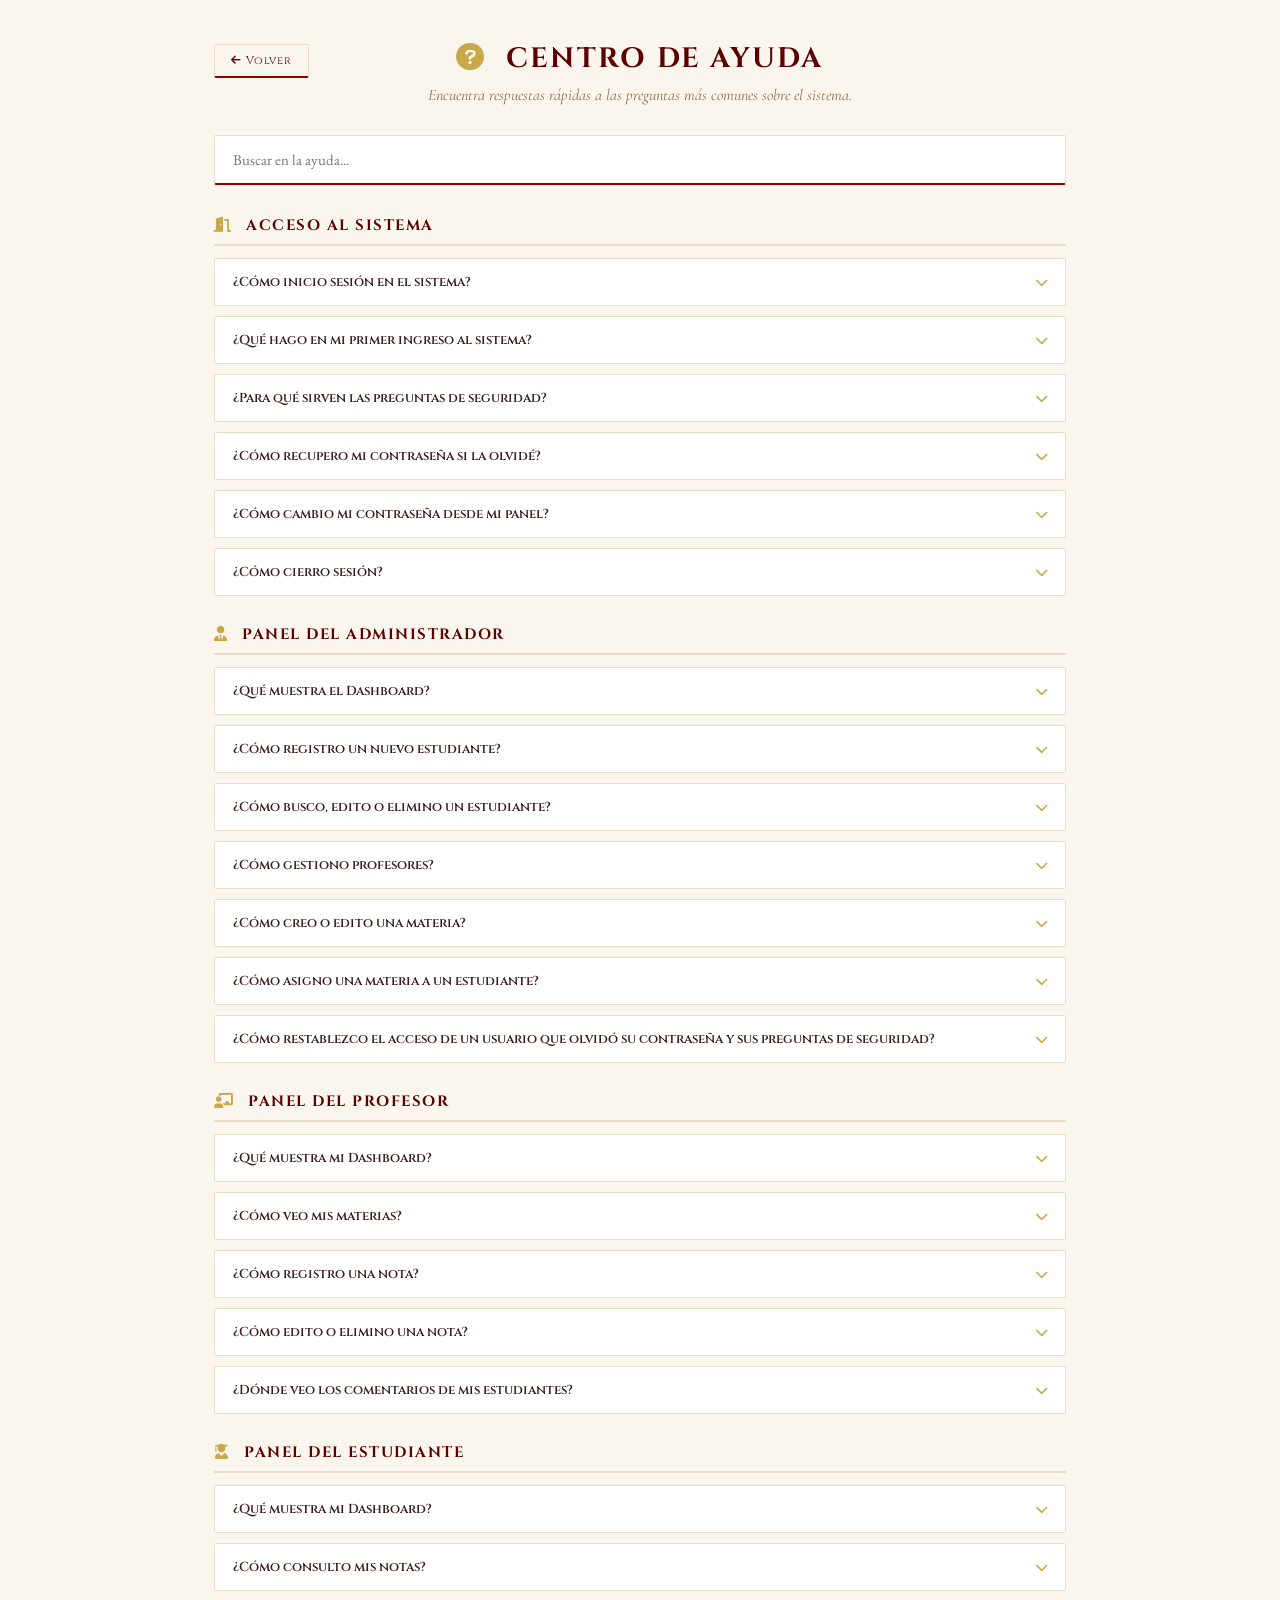
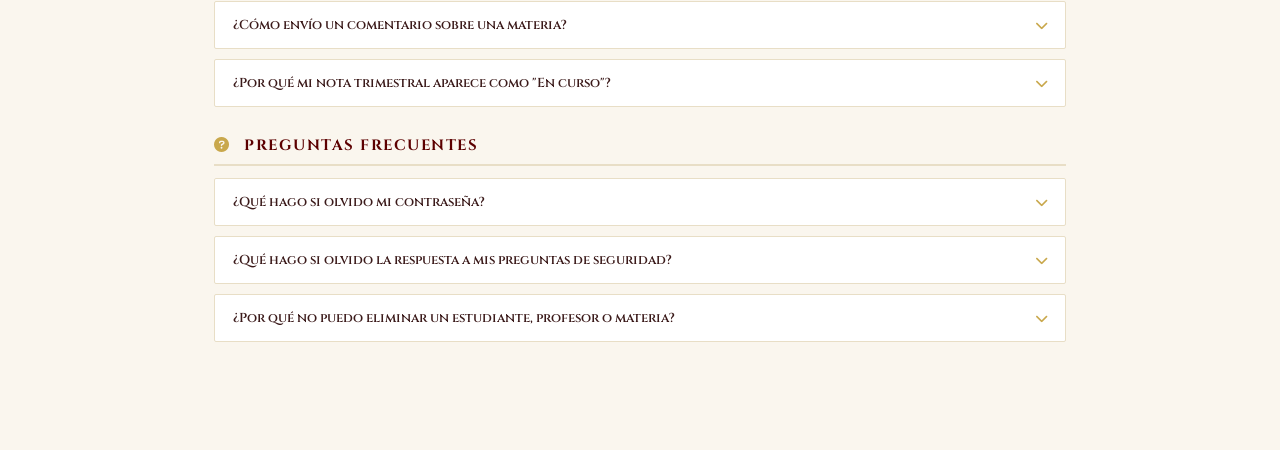
<file: frontend/ayuda.html>
<!doctype html>
<html lang="es">
<head>
    <meta charset="UTF-8" />
    <meta name="viewport" content="width=device-width, initial-scale=1.0" />
    <title>Ayuda — Gestión Escolar</title>
    <link rel="preconnect" href="https://fonts.googleapis.com" />
    <link
        href="https://fonts.googleapis.com/css2?family=Cormorant+Garamond:ital,wght@0,300;0,400;0,600;0,700;1,300;1,400&family=Cinzel:wght@400;600;700;900&family=EB+Garamond:wght@400;500;600&display=swap"
        rel="stylesheet" />
    <link rel="stylesheet" href="https://cdnjs.cloudflare.com/ajax/libs/font-awesome/6.0.0/css/all.min.css" />
    <link rel="stylesheet" href="css/ayuda.css?v=3.0" />
</head>

<body>
    <div class="ayuda-container">
        <header class="ayuda-header">
            <button class="btn-volver" onclick="volverAlPanel()">
                <i class="fas fa-arrow-left"></i> Volver
            </button>
            <h1><i class="fas fa-circle-question"></i> Centro de Ayuda</h1>
            <p>
                Encuentra respuestas rápidas a las preguntas más comunes sobre el
                sistema.
            </p>
        </header>

        <div class="ayuda-search">
            <input type="text" id="ayudaSearch" placeholder="Buscar en la ayuda..." />
        </div>

        <main id="ayudaContent" class="ayuda-content"></main>
    </div>

    <script src="js/ayuda.js"></script>
</body>

</html>
</file>
<file: frontend/css/ayuda.css>
@import url('https://fonts.googleapis.com/css2?family=Cormorant+Garamond:ital,wght@0,300;0,400;0,600;0,700;1,300;1,400&family=Cinzel:wght@400;600;700;900&family=EB+Garamond:wght@400;500;600&display=swap');

* { margin:0; padding:0; box-sizing:border-box; }

/*
 * NOTA SOBRE CACHÉ DEL NAVEGADOR:
 * Si modificas este archivo y los cambios no se ven reflejados en el navegador
 * (aunque hagas Ctrl+Shift+R), el problema casi siempre es que el navegador
 * sigue usando una copia cacheada del CSS.
 *
 * Solución: en el <link> (del html donde se llame al archivo), agrega o sube el parámetro
 * de versión, ej: css/ayuda.css?v=2 -> ?v=3
 * El navegador trata cada valor de "?v=" como una URL distinta, por lo que
 * se ve obligado a descargar el archivo de nuevo en vez de reutilizar el caché.
 *
 * Solo es necesario mientras se está modificando el archivo activamente.
 * Una vez estable, se puede dejar el número de versión como esté (no afecta
 * el funcionamiento) o quitarlo sin problema.
 */

:root {
    --crimson: #8B0000;
    --crimson-deep: #5C0000;
    --gold: #C9A84C;
    --gold-light: #E2C97E;
    --gold-pale: #F5E6B8;
    --ivory: #FAF6EE;
    --ivory-dark: #F0E8D5;
    --parchment: #E8DEC6;
    --ink: #1A0A0A;
    --ink-soft: #3B1A1A;
}

body {
    font-family: 'EB Garamond', Georgia, serif;
    background: var(--ivory);
    color: var(--ink);
}

.ayuda-container {
    max-width: 900px;
    margin: 0 auto;
    padding: 40px 24px 80px;
}

.ayuda-header {
    text-align: center;
    margin-bottom: 30px;
    position: relative;
}

.btn-volver {
    position: absolute;
    left: 0;
    top: 4px;
    background: transparent;
    border: 1px solid var(--parchment);
    border-bottom: 2px solid var(--crimson);
    padding: 8px 16px;
    border-radius: 2px;
    font-family: 'Cinzel', serif;
    font-size: 11px;
    letter-spacing: 0.08em;
    color: var(--crimson-deep);
    cursor: pointer;
    transition: 0.2s;
}

.btn-volver:hover { background: var(--ivory-dark); }

.ayuda-header h1 {
    font-family: 'Cinzel', serif;
    font-size: 28px;
    color: var(--crimson-deep);
    letter-spacing: 0.08em;
    text-transform: uppercase;
}

.ayuda-header h1 i { color: var(--gold); margin-right: 10px; }

.ayuda-header p {
    font-family: 'Cormorant Garamond', serif;
    font-style: italic;
    color: #8a7055;
    margin-top: 8px;
}

.ayuda-search { margin-bottom: 30px; }

.ayuda-search input {
    width: 100%;
    padding: 14px 18px;
    border: 1px solid var(--parchment);
    border-bottom: 2px solid var(--crimson);
    border-radius: 2px;
    font-family: 'EB Garamond', serif;
    font-size: 15px;
    background: white;
    outline: none;
}

.ayuda-search input:focus { border-bottom-color: var(--gold); }

.ayuda-section { margin-bottom: 28px; }

.ayuda-section-title {
    font-family: 'Cinzel', serif;
    font-size: 15px;
    font-weight: 700;
    letter-spacing: 0.1em;
    text-transform: uppercase;
    color: var(--crimson-deep);
    margin-bottom: 12px;
    padding-bottom: 8px;
    border-bottom: 2px solid var(--parchment);
}

.ayuda-section-title i { color: var(--gold); margin-right: 8px; }

.ayuda-item {
    background: white;
    border: 1px solid var(--parchment);
    border-radius: 2px;
    margin-bottom: 10px;
    overflow: hidden;
}

.ayuda-question {
    padding: 14px 18px;
    cursor: pointer;
    display: flex;
    justify-content: space-between;
    align-items: center;
    gap: 12px;
    font-family: 'Cinzel', serif;
    font-size: 13px;
    font-weight: 600;
    color: var(--ink-soft);
    transition: background 0.2s;
}

.ayuda-question:hover { background: var(--ivory-dark); }

.ayuda-question i.chevron { color: var(--gold); transition: transform 0.25s; flex-shrink: 0; }

.ayuda-item.open .ayuda-question i.chevron { transform: rotate(180deg); }

.ayuda-answer {
    max-height: 0;
    overflow: hidden;
    transition: max-height 0.3s ease;
}

.ayuda-answer-inner {
    padding: 0 18px 16px;
    font-family: 'EB Garamond', serif;
    font-size: 15px;
    color: var(--ink-soft);
    line-height: 1.6;
}

.ayuda-answer strong { color: var(--crimson-deep); }

.ayuda-no-results {
    text-align: center;
    padding: 40px;
    color: #8a7055;
    font-style: italic;
    font-family: 'Cormorant Garamond', serif;
}

@media (max-width: 600px) {
    .btn-volver { position: static; margin-bottom: 16px; display: inline-block; }
    .ayuda-header h1 { font-size: 22px; }
}
</file>
